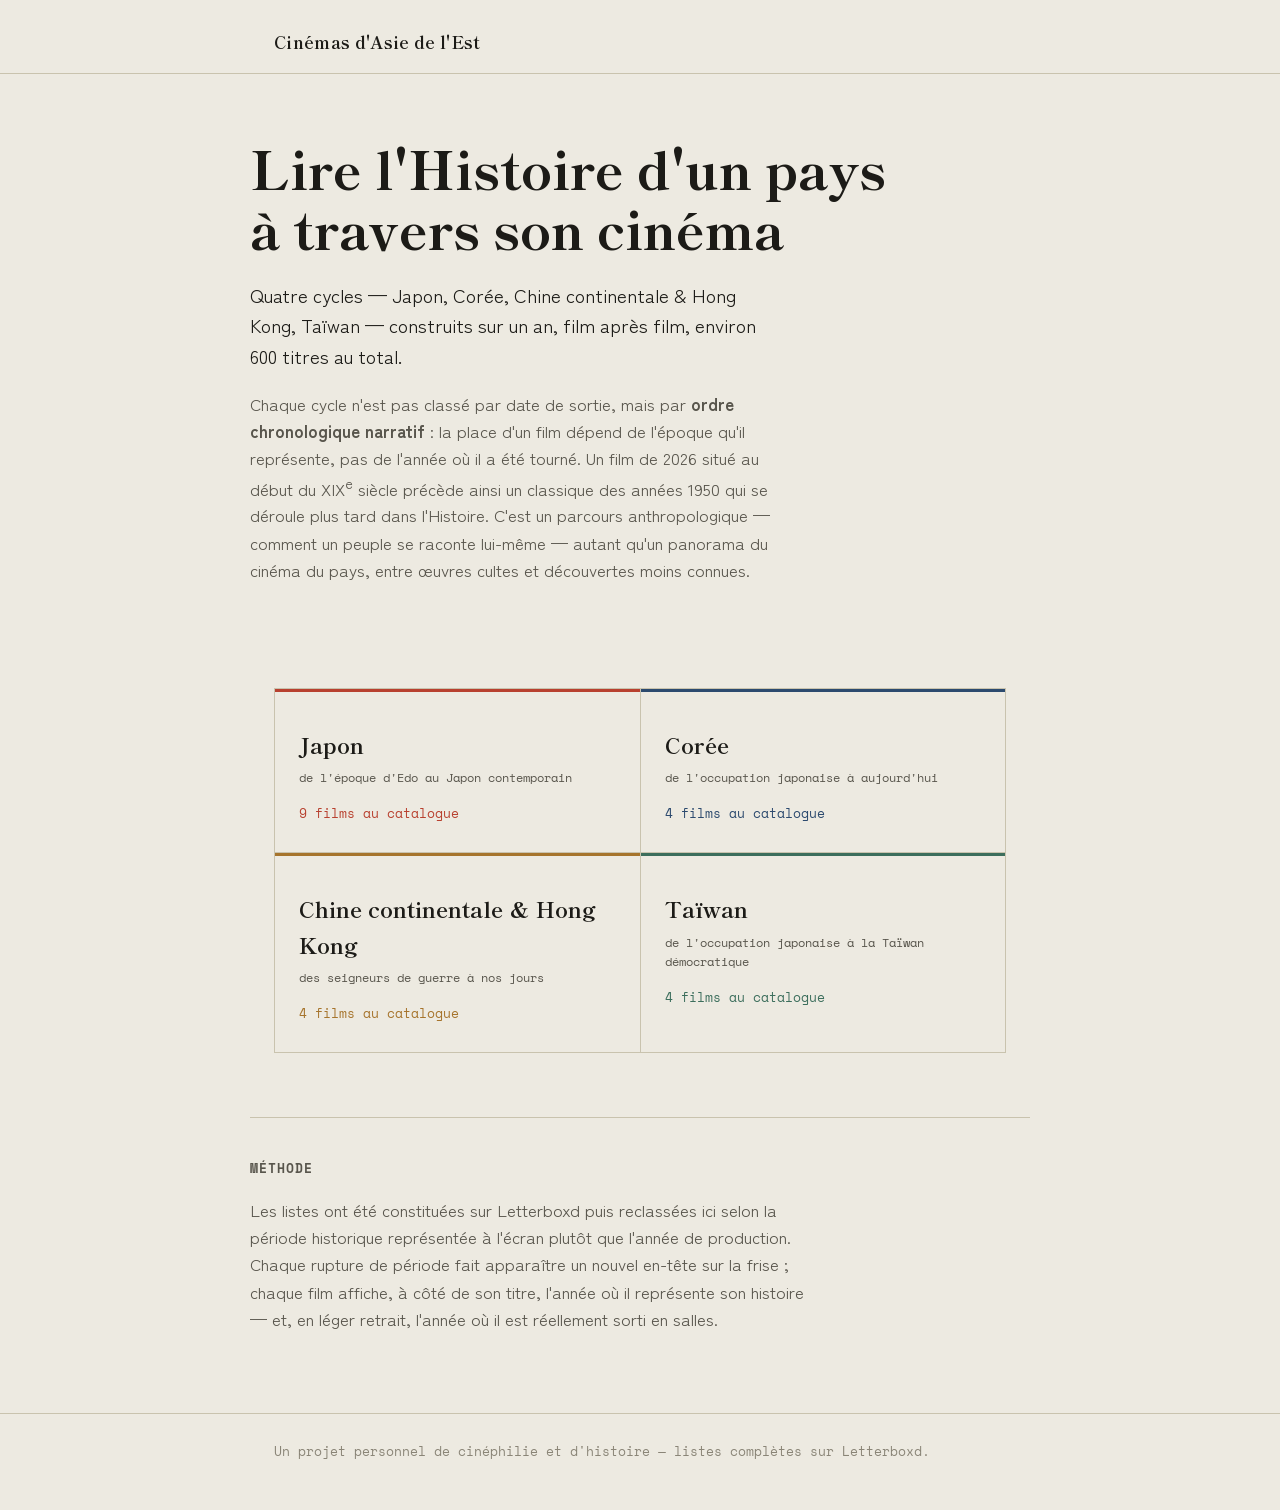
<file: index.html>
<!DOCTYPE html>
<html lang="fr">
<head>
<meta charset="UTF-8">
<meta name="viewport" content="width=device-width, initial-scale=1.0">
<title>Cinémas d'Asie de l'Est, lus par l'Histoire</title>
<link rel="preconnect" href="https://fonts.googleapis.com">
<link rel="preconnect" href="https://fonts.gstatic.com" crossorigin>
<link href="https://fonts.googleapis.com/css2?family=Shippori+Mincho:wght@700;800&family=Zen+Kaku+Gothic+New:wght@400;500;700&family=Space+Mono:wght@400;700&display=swap" rel="stylesheet">
<link rel="stylesheet" href="style.css">
</head>
<body>

<header class="site-header">
  <div class="wrap">
    <span class="brand">Cinémas d'Asie de l'Est</span>
  </div>
</header>

<main>
  <section class="hero wrap">
    <h1>Lire l'Histoire d'un pays<br>à travers son cinéma</h1>
    <p class="lede">Quatre cycles — Japon, Corée, Chine continentale &amp; Hong Kong, Taïwan — construits sur un an, film après film, environ 600 titres au total.</p>
    <p>Chaque cycle n'est pas classé par date de sortie, mais par <strong>ordre chronologique narratif</strong> : la place d'un film dépend de l'époque qu'il représente, pas de l'année où il a été tourné. Un film de 2026 situé au début du XIX<sup>e</sup> siècle précède ainsi un classique des années 1950 qui se déroule plus tard dans l'Histoire. C'est un parcours anthropologique — comment un peuple se raconte lui-même — autant qu'un panorama du cinéma du pays, entre œuvres cultes et découvertes moins connues.</p>
  </section>

  <section class="wrap">
    <div class="cycles-grid">
      <a class="cycle-card" href="japon.html" style="--card-accent:#B8412F">
        <span class="stripe"></span>
        <h2>Japon</h2>
        <span class="span">de l'époque d'Edo au Japon contemporain</span>
        <span class="count" data-count-for="japon">—</span>
      </a>
      <a class="cycle-card" href="coree.html" style="--card-accent:#2C4A6E">
        <span class="stripe"></span>
        <h2>Corée</h2>
        <span class="span">de l'occupation japonaise à aujourd'hui</span>
        <span class="count" data-count-for="coree">—</span>
      </a>
      <a class="cycle-card" href="chine-hongkong.html" style="--card-accent:#A6742C">
        <span class="stripe"></span>
        <h2>Chine continentale &amp; Hong Kong</h2>
        <span class="span">des seigneurs de guerre à nos jours</span>
        <span class="count" data-count-for="chine-hk">—</span>
      </a>
      <a class="cycle-card" href="taiwan.html" style="--card-accent:#3C6E5C">
        <span class="stripe"></span>
        <h2>Taïwan</h2>
        <span class="span">de l'occupation japonaise à la Taïwan démocratique</span>
        <span class="count" data-count-for="taiwan">—</span>
      </a>
    </div>
  </section>

  <section class="method wrap">
    <h3>Méthode</h3>
    <p>Les listes ont été constituées sur Letterboxd puis reclassées ici selon la période historique représentée à l'écran plutôt que l'année de production. Chaque rupture de période fait apparaître un nouvel en-tête sur la frise ; chaque film affiche, à côté de son titre, l'année où il représente son histoire — et, en léger retrait, l'année où il est réellement sorti en salles.</p>
  </section>
</main>

<footer class="site-footer">
  <div class="wrap">Un projet personnel de cinéphilie et d'histoire — listes complètes sur Letterboxd.</div>
</footer>

<script src="data-japon.js"></script>
<script src="data-coree.js"></script>
<script src="data-chine-hk.js"></script>
<script src="data-taiwan.js"></script>
<script src="script.js"></script>
<script>renderCompteurs();</script>
</body>
</html>
</file>
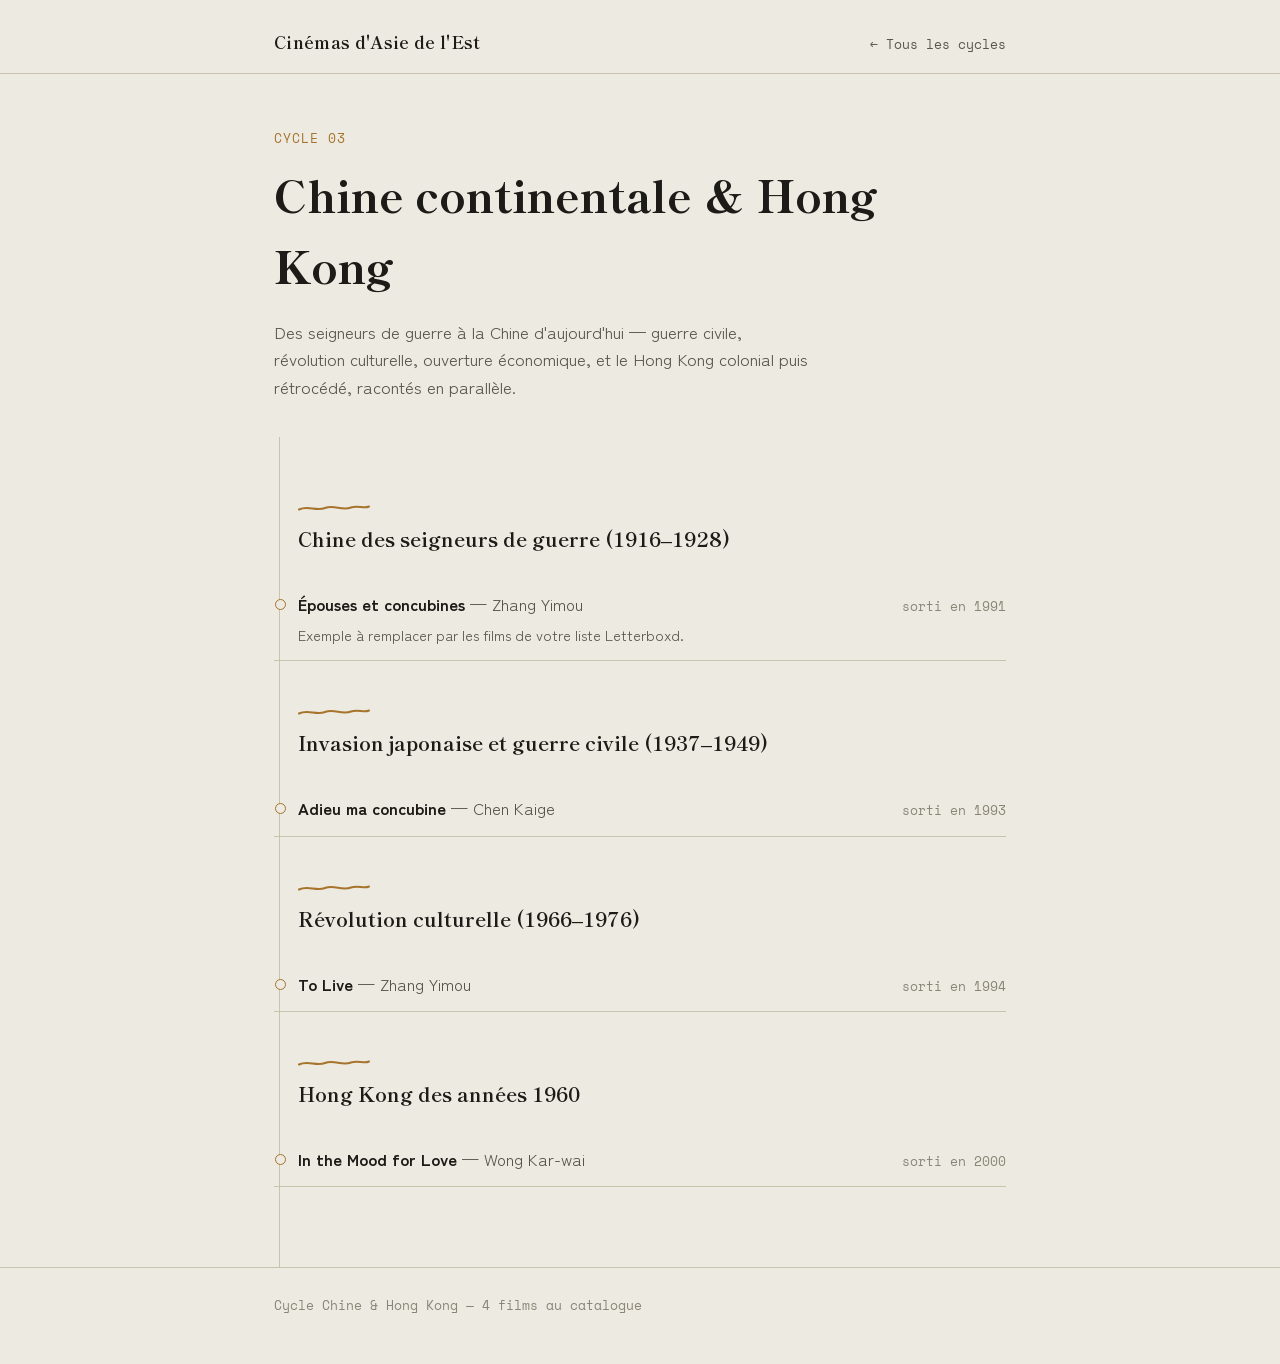
<file: chine-hongkong.html>
<!DOCTYPE html>
<html lang="fr" data-cycle="chine-hk">
<head>
<meta charset="UTF-8">
<meta name="viewport" content="width=device-width, initial-scale=1.0">
<title>Cycle Chine continentale &amp; Hong Kong — Cinémas d'Asie de l'Est</title>
<link rel="preconnect" href="https://fonts.googleapis.com">
<link rel="preconnect" href="https://fonts.gstatic.com" crossorigin>
<link href="https://fonts.googleapis.com/css2?family=Shippori+Mincho:wght@700;800&family=Zen+Kaku+Gothic+New:wght@400;500;700&family=Space+Mono:wght@400;700&display=swap" rel="stylesheet">
<link rel="stylesheet" href="style.css">
</head>
<body>

<header class="site-header">
  <div class="wrap">
    <a class="brand" href="index.html">Cinémas d'Asie de l'Est</a>
    <a class="back-link" href="index.html">← Tous les cycles</a>
  </div>
</header>

<main class="wrap">
  <section class="cycle-hero">
    <span class="eyebrow">Cycle 03</span>
    <h1>Chine continentale &amp; Hong Kong</h1>
    <p>Des seigneurs de guerre à la Chine d'aujourd'hui — guerre civile, révolution culturelle, ouverture économique, et le Hong Kong colonial puis rétrocédé, racontés en parallèle.</p>
  </section>

  <div id="timeline" class="timeline"></div>
</main>

<footer class="site-footer">
  <div class="wrap">Cycle Chine &amp; Hong Kong — <span data-count-for="chine-hk">—</span></div>
</footer>

<script src="data-chine-hk.js"></script>
<script src="script.js"></script>
<script>
  renderCycle(FILMS_CHINE_HK, 'chine-hk');
  renderCompteurs();
</script>
</body>
</html>
</file>
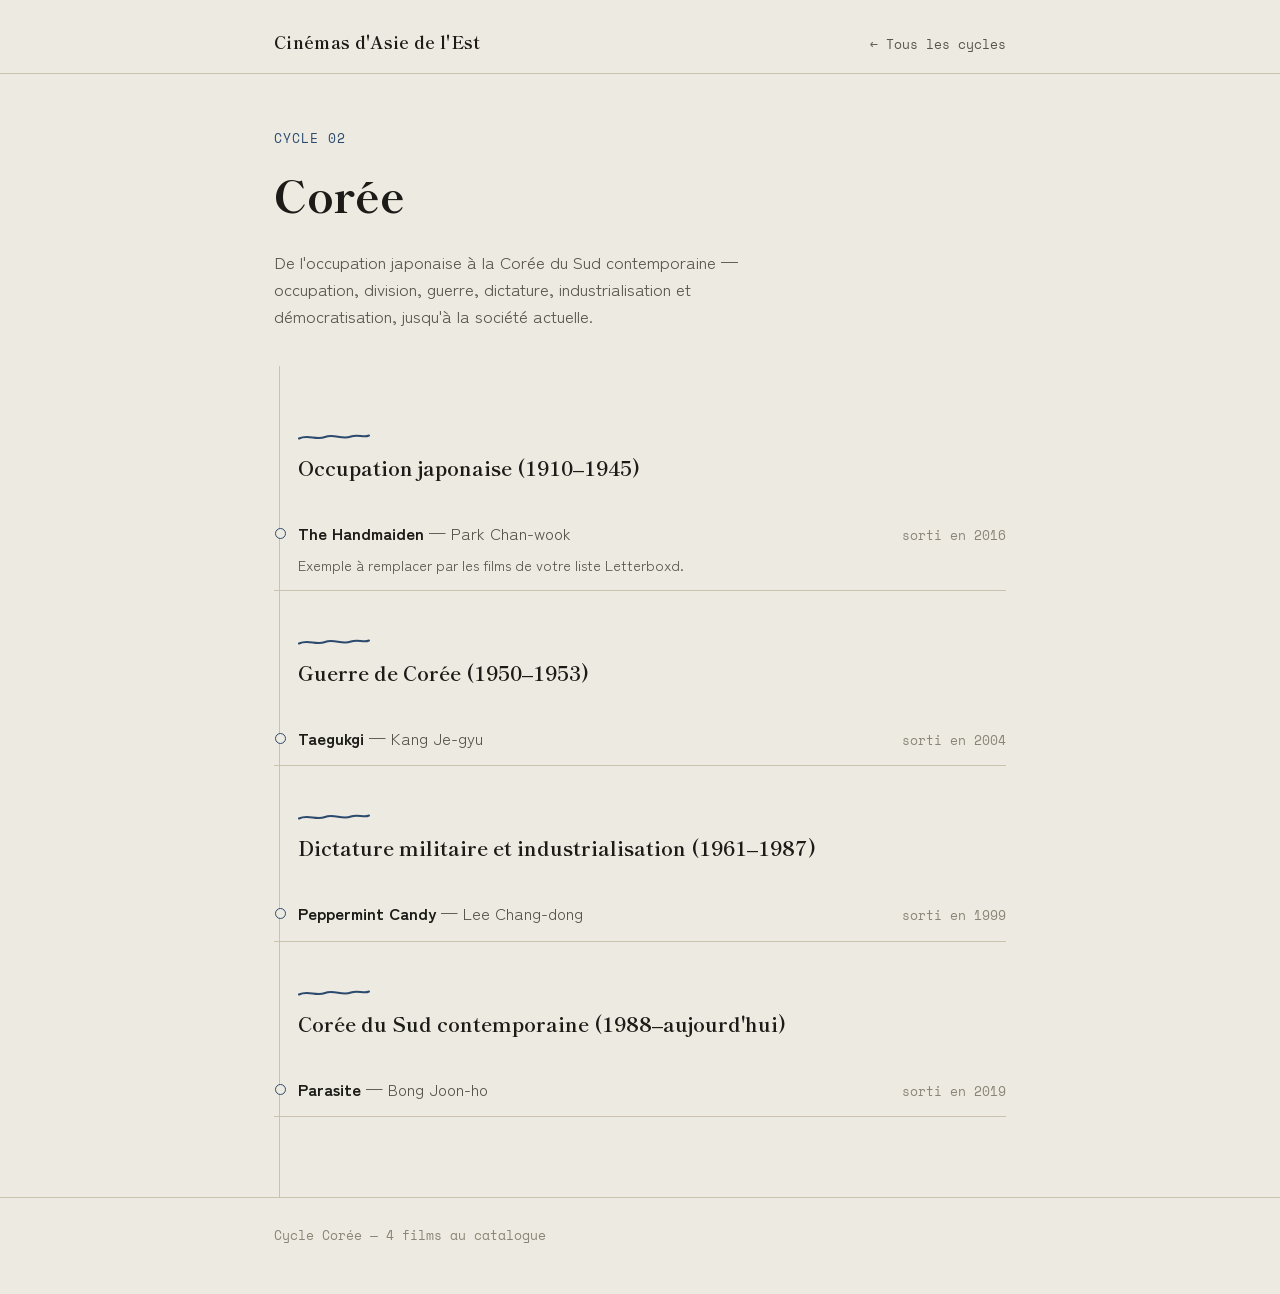
<file: coree.html>
<!DOCTYPE html>
<html lang="fr" data-cycle="coree">
<head>
<meta charset="UTF-8">
<meta name="viewport" content="width=device-width, initial-scale=1.0">
<title>Cycle Corée — Cinémas d'Asie de l'Est</title>
<link rel="preconnect" href="https://fonts.googleapis.com">
<link rel="preconnect" href="https://fonts.gstatic.com" crossorigin>
<link href="https://fonts.googleapis.com/css2?family=Shippori+Mincho:wght@700;800&family=Zen+Kaku+Gothic+New:wght@400;500;700&family=Space+Mono:wght@400;700&display=swap" rel="stylesheet">
<link rel="stylesheet" href="style.css">
</head>
<body>

<header class="site-header">
  <div class="wrap">
    <a class="brand" href="index.html">Cinémas d'Asie de l'Est</a>
    <a class="back-link" href="index.html">← Tous les cycles</a>
  </div>
</header>

<main class="wrap">
  <section class="cycle-hero">
    <span class="eyebrow">Cycle 02</span>
    <h1>Corée</h1>
    <p>De l'occupation japonaise à la Corée du Sud contemporaine — occupation, division, guerre, dictature, industrialisation et démocratisation, jusqu'à la société actuelle.</p>
  </section>

  <div id="timeline" class="timeline"></div>
</main>

<footer class="site-footer">
  <div class="wrap">Cycle Corée — <span data-count-for="coree">—</span></div>
</footer>

<script src="data-coree.js"></script>
<script src="script.js"></script>
<script>
  renderCycle(FILMS_COREE, 'coree');
  renderCompteurs();
</script>
</body>
</html>
</file>
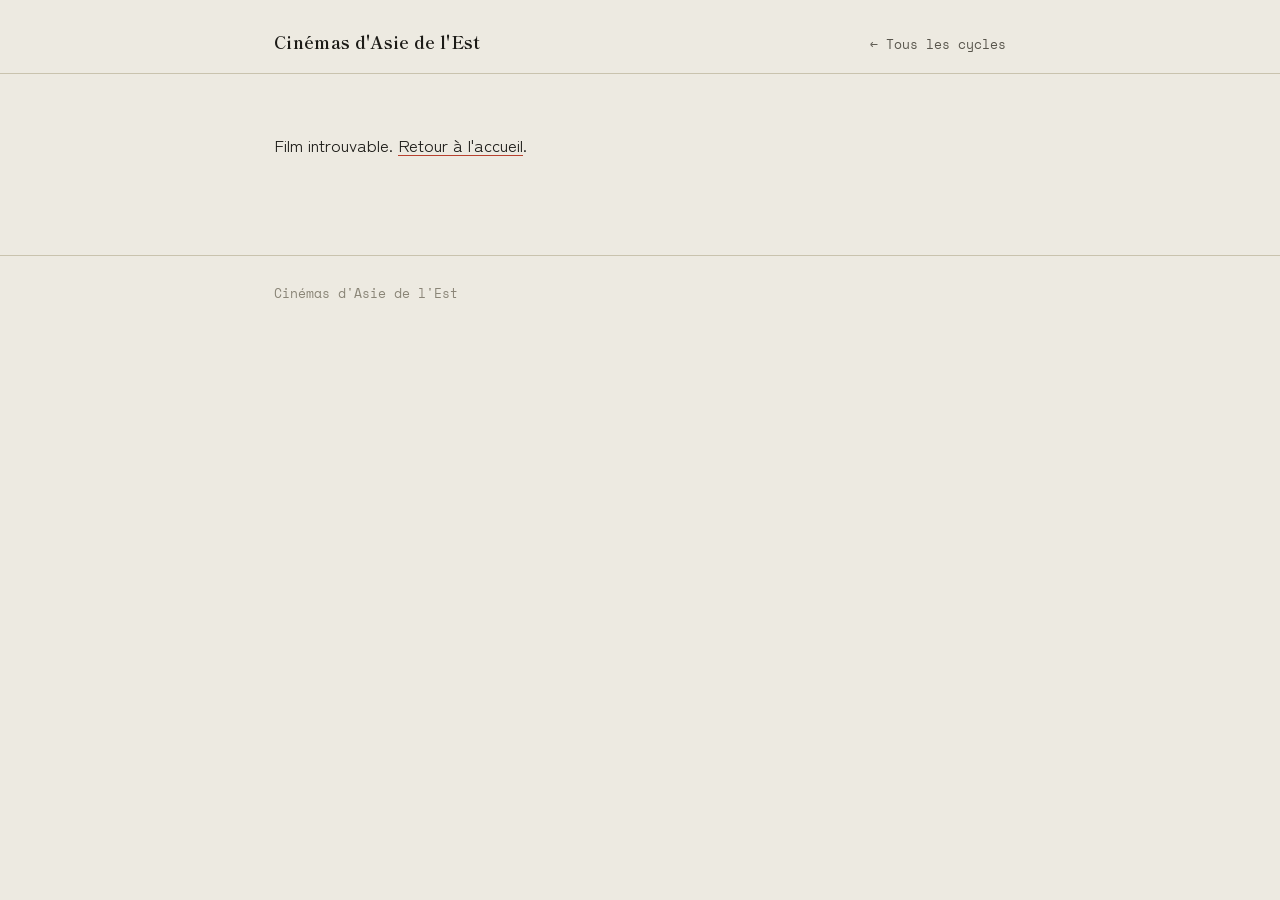
<file: film.html>
<!DOCTYPE html>
<html lang="fr" data-cycle="japon">
<head>
<meta charset="UTF-8">
<meta name="viewport" content="width=device-width, initial-scale=1.0">
<title>Film — Cinémas d'Asie de l'Est</title>
<link rel="preconnect" href="https://fonts.googleapis.com">
<link rel="preconnect" href="https://fonts.gstatic.com" crossorigin>
<link href="https://fonts.googleapis.com/css2?family=Shippori+Mincho:wght@700;800&family=Zen+Kaku+Gothic+New:wght@400;500;700&family=Space+Mono:wght@400;700&display=swap" rel="stylesheet">
<link rel="stylesheet" href="style.css">
</head>
<body>

<header class="site-header">
  <div class="wrap">
    <a class="brand" href="index.html">Cinémas d'Asie de l'Est</a>
    <a class="back-link" href="index.html">← Tous les cycles</a>
  </div>
</header>

<main class="wrap">
  <article id="fiche-film" class="fiche-film"></article>
</main>

<footer class="site-footer">
  <div class="wrap">Cinémas d'Asie de l'Est</div>
</footer>

<script src="data-japon.js"></script>
<script src="data-coree.js"></script>
<script src="data-chine-hk.js"></script>
<script src="data-taiwan.js"></script>
<script src="script.js"></script>
<script>renderFicheFilm();</script>
</body>
</html>
</file>
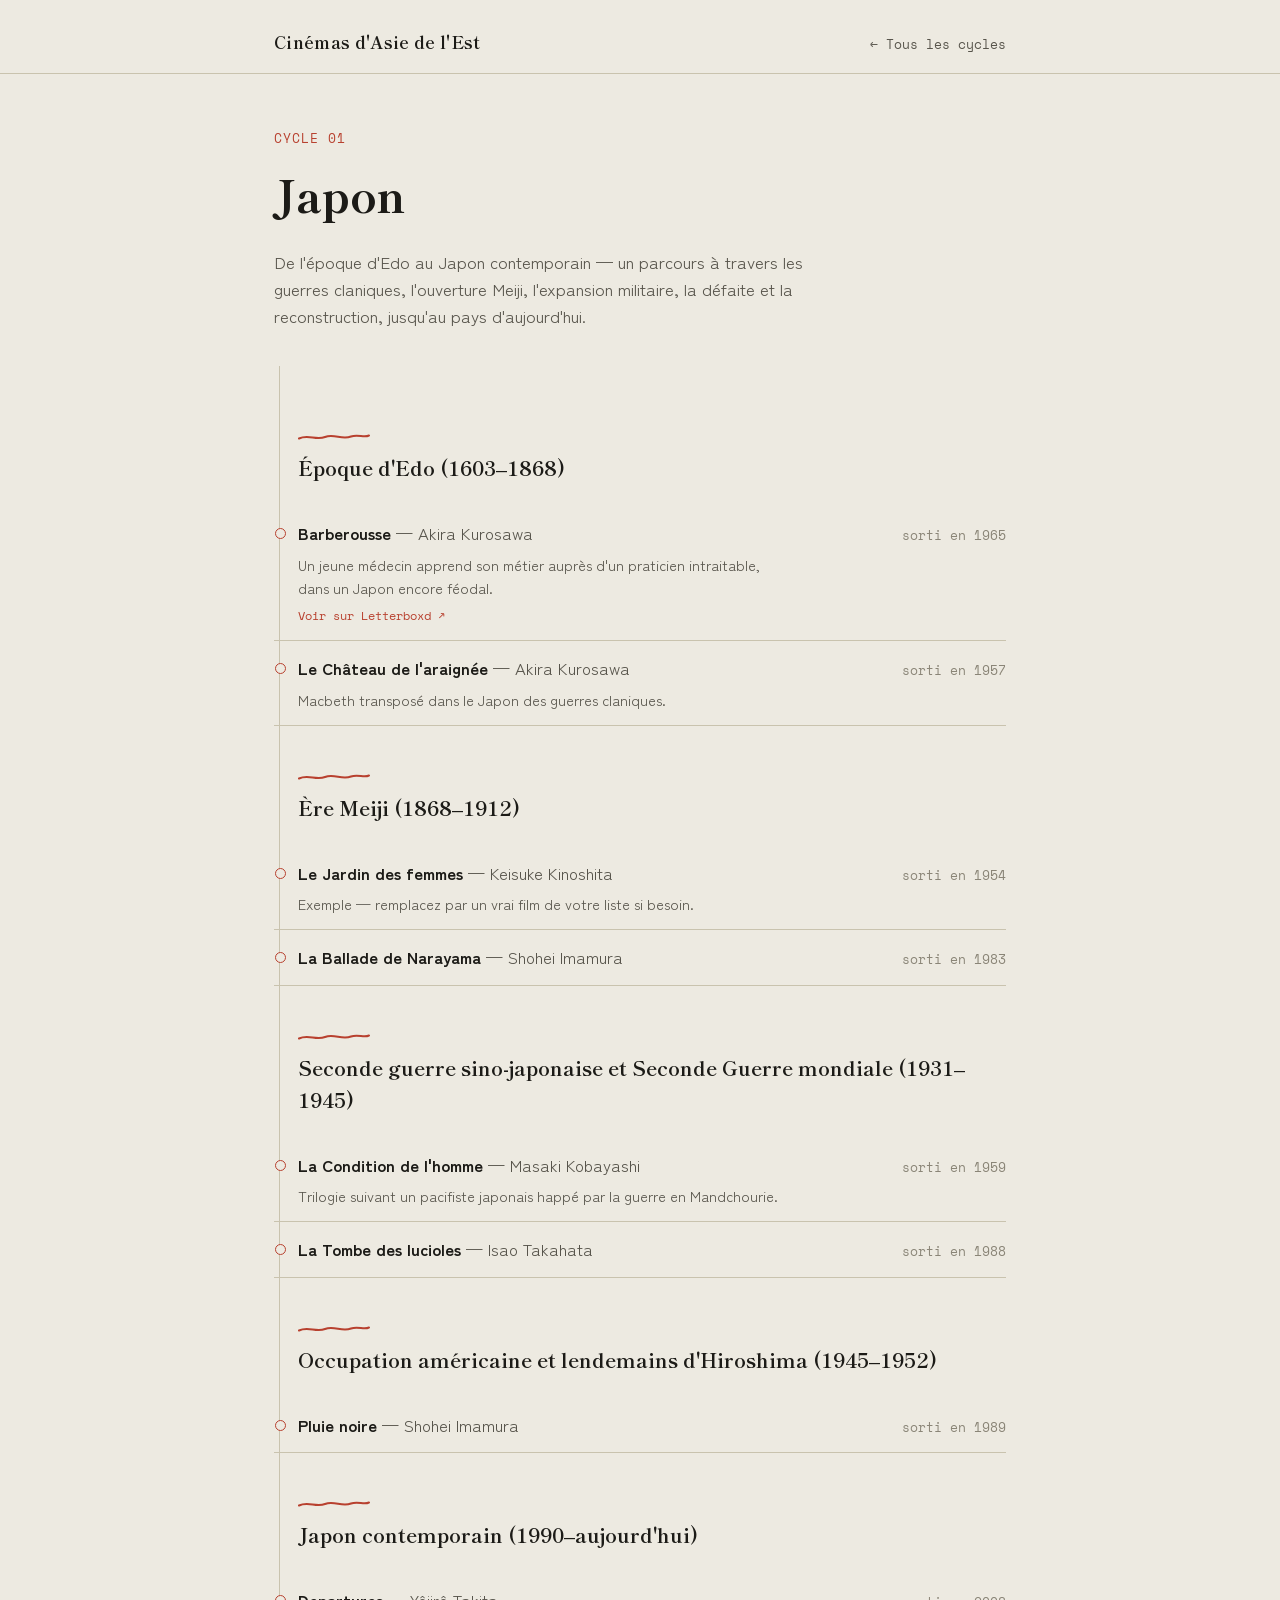
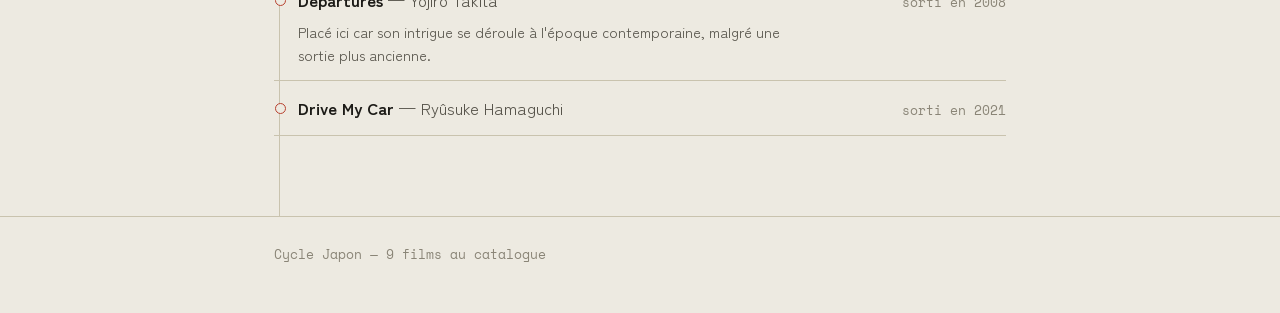
<file: japon.html>
<!DOCTYPE html>
<html lang="fr" data-cycle="japon">
<head>
<meta charset="UTF-8">
<meta name="viewport" content="width=device-width, initial-scale=1.0">
<title>Cycle Japon — Cinémas d'Asie de l'Est</title>
<link rel="preconnect" href="https://fonts.googleapis.com">
<link rel="preconnect" href="https://fonts.gstatic.com" crossorigin>
<link href="https://fonts.googleapis.com/css2?family=Shippori+Mincho:wght@700;800&family=Zen+Kaku+Gothic+New:wght@400;500;700&family=Space+Mono:wght@400;700&display=swap" rel="stylesheet">
<link rel="stylesheet" href="style.css">
</head>
<body>

<header class="site-header">
  <div class="wrap">
    <a class="brand" href="index.html">Cinémas d'Asie de l'Est</a>
    <a class="back-link" href="index.html">← Tous les cycles</a>
  </div>
</header>

<main class="wrap">
  <section class="cycle-hero">
    <span class="eyebrow">Cycle 01</span>
    <h1>Japon</h1>
    <p>De l'époque d'Edo au Japon contemporain — un parcours à travers les guerres claniques, l'ouverture Meiji, l'expansion militaire, la défaite et la reconstruction, jusqu'au pays d'aujourd'hui.</p>
  </section>

  <div id="timeline" class="timeline"></div>
</main>

<footer class="site-footer">
  <div class="wrap">Cycle Japon — <span data-count-for="japon">—</span></div>
</footer>

<script src="data-japon.js"></script>
<script src="script.js"></script>
<script>
  renderCycle(FILMS_JAPON);
  renderCompteurs();
</script>
</body>
</html>
</file>
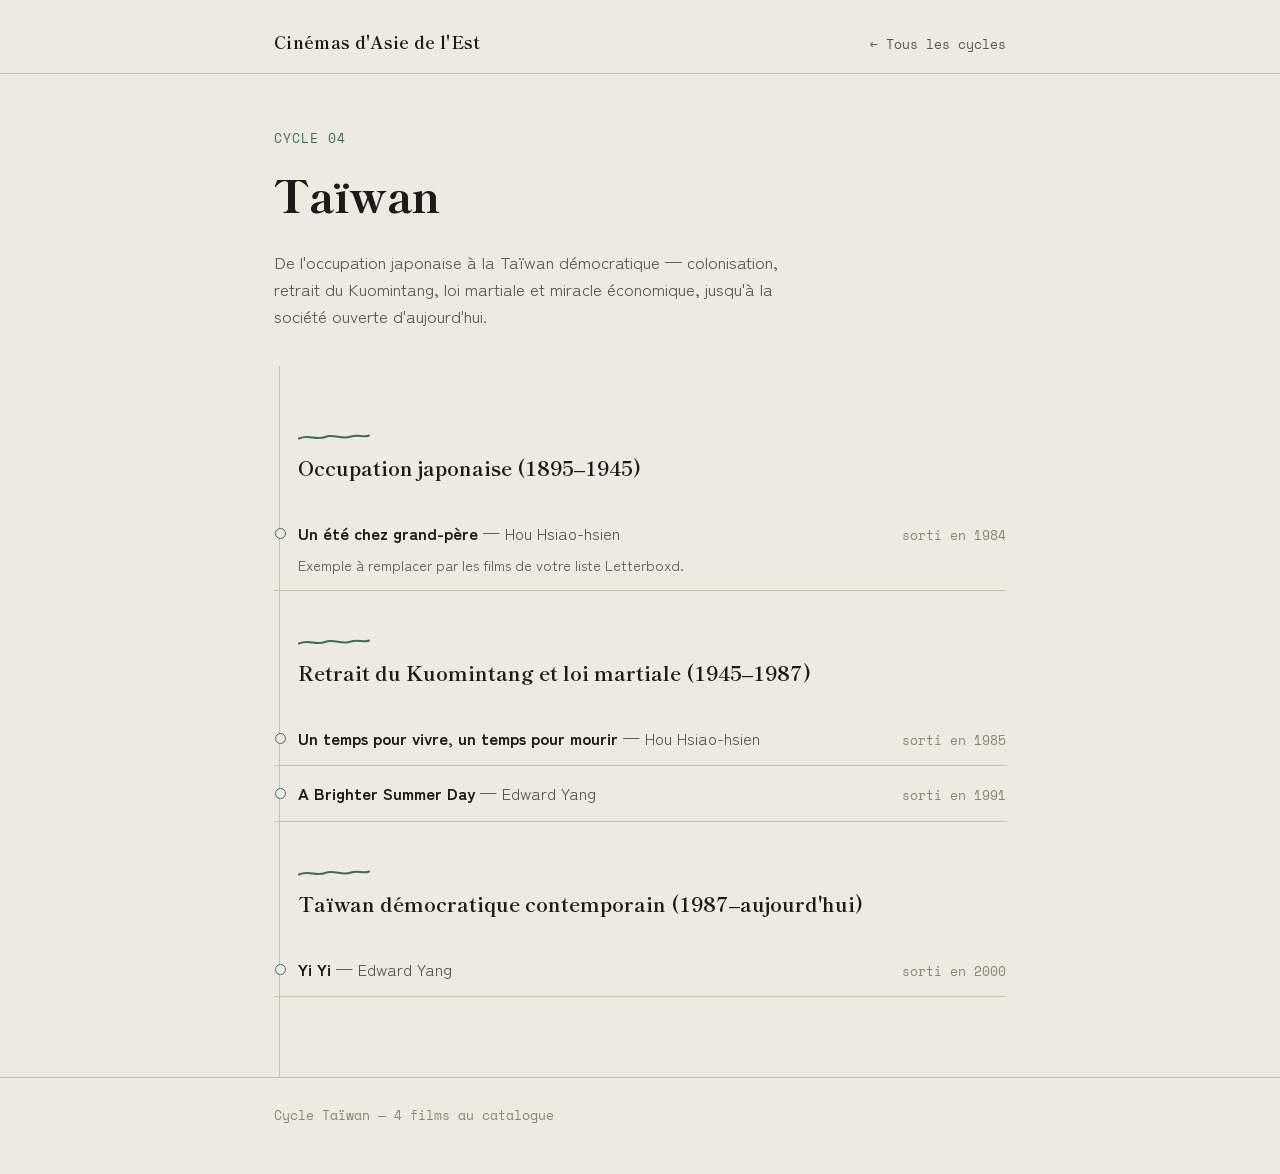
<file: taiwan.html>
<!DOCTYPE html>
<html lang="fr" data-cycle="taiwan">
<head>
<meta charset="UTF-8">
<meta name="viewport" content="width=device-width, initial-scale=1.0">
<title>Cycle Taïwan — Cinémas d'Asie de l'Est</title>
<link rel="preconnect" href="https://fonts.googleapis.com">
<link rel="preconnect" href="https://fonts.gstatic.com" crossorigin>
<link href="https://fonts.googleapis.com/css2?family=Shippori+Mincho:wght@700;800&family=Zen+Kaku+Gothic+New:wght@400;500;700&family=Space+Mono:wght@400;700&display=swap" rel="stylesheet">
<link rel="stylesheet" href="style.css">
</head>
<body>

<header class="site-header">
  <div class="wrap">
    <a class="brand" href="index.html">Cinémas d'Asie de l'Est</a>
    <a class="back-link" href="index.html">← Tous les cycles</a>
  </div>
</header>

<main class="wrap">
  <section class="cycle-hero">
    <span class="eyebrow">Cycle 04</span>
    <h1>Taïwan</h1>
    <p>De l'occupation japonaise à la Taïwan démocratique — colonisation, retrait du Kuomintang, loi martiale et miracle économique, jusqu'à la société ouverte d'aujourd'hui.</p>
  </section>

  <div id="timeline" class="timeline"></div>
</main>

<footer class="site-footer">
  <div class="wrap">Cycle Taïwan — <span data-count-for="taiwan">—</span></div>
</footer>

<script src="data-taiwan.js"></script>
<script src="script.js"></script>
<script>
  renderCycle(FILMS_TAIWAN, 'taiwan');
  renderCompteurs();
</script>
</body>
</html>
</file>
<file: style.css>
/* =========================================================
   Cinémas d'Asie de l'Est — feuille de style partagée
   Système : encre sur papier, une couleur d'accent par cycle
   ========================================================= */

:root {
  --paper: #EDEAE1;
  --paper-deep: #E3DECB;
  --ink: #1C1B17;
  --ink-soft: #58554C;
  --ink-faint: #8A8577;
  --line: #C9C3AE;

  --accent: #B8412F; /* valeur par défaut, écrasée par [data-cycle] */

  --font-display: "Shippori Mincho", serif;
  --font-body: "Zen Kaku Gothic New", "Hiragino Sans", sans-serif;
  --font-mono: "Space Mono", monospace;

  --maxw: 780px;
}

[data-cycle="japon"]   { --accent: #B8412F; }
[data-cycle="coree"]   { --accent: #2C4A6E; }
[data-cycle="chine-hk"]{ --accent: #A6742C; }
[data-cycle="taiwan"]  { --accent: #3C6E5C; }

* { box-sizing: border-box; }

html { scroll-behavior: smooth; }

body {
  margin: 0;
  background: var(--paper);
  color: var(--ink);
  font-family: var(--font-body);
  font-size: 17px;
  line-height: 1.6;
  -webkit-font-smoothing: antialiased;
}

a {
  color: inherit;
  text-decoration-color: var(--accent);
  text-underline-offset: 3px;
}
a:hover { text-decoration-color: var(--ink); }

:focus-visible {
  outline: 2px solid var(--accent);
  outline-offset: 3px;
}

.wrap {
  max-width: var(--maxw);
  margin: 0 auto;
  padding: 0 24px;
}

/* ---------- header ---------- */

.site-header {
  padding: 28px 0 0;
  border-bottom: 1px solid var(--line);
}

.site-header .wrap {
  display: flex;
  align-items: baseline;
  justify-content: space-between;
  padding-bottom: 18px;
  gap: 16px;
  flex-wrap: wrap;
}

.brand {
  font-family: var(--font-display);
  font-size: 17px;
  letter-spacing: 0.02em;
  text-decoration: none;
  font-weight: 700;
}

.back-link {
  font-family: var(--font-mono);
  font-size: 13px;
  text-decoration: none;
  color: var(--ink-soft);
  white-space: nowrap;
}
.back-link:hover { color: var(--ink); }

/* ---------- hero (page d'accueil) ---------- */

.hero {
  padding: 64px 0 48px;
}

.hero h1 {
  font-family: var(--font-display);
  font-weight: 800;
  font-size: clamp(34px, 6vw, 52px);
  line-height: 1.15;
  margin: 0 0 22px;
}

.hero p {
  max-width: 58ch;
  color: var(--ink-soft);
  font-size: 17px;
}

.hero .lede {
  font-size: 19px;
  color: var(--ink);
}

/* ---------- grille des 4 cycles ---------- */

.cycles-grid {
  display: grid;
  grid-template-columns: 1fr 1fr;
  gap: 1px;
  background: var(--line);
  border: 1px solid var(--line);
  margin: 40px 0 64px;
}

.cycle-card {
  background: var(--paper);
  padding: 28px 24px;
  text-decoration: none;
  color: var(--ink);
  position: relative;
  transition: background 0.15s ease;
  display: block;
}

.cycle-card:hover { background: var(--paper-deep); }

.cycle-card .stripe {
  position: absolute;
  top: 0; left: 0;
  width: 100%;
  height: 3px;
  background: var(--card-accent, var(--accent));
}

.cycle-card h2 {
  font-family: var(--font-display);
  font-size: 22px;
  margin: 10px 0 6px;
}

.cycle-card .span {
  font-family: var(--font-mono);
  font-size: 12px;
  color: var(--ink-soft);
  display: block;
  margin-bottom: 10px;
}

.cycle-card .count {
  font-family: var(--font-mono);
  font-size: 13px;
  color: var(--card-accent, var(--accent));
}

@media (max-width: 600px) {
  .cycles-grid { grid-template-columns: 1fr; }
}

/* ---------- méthode (accueil) ---------- */

.method {
  border-top: 1px solid var(--line);
  padding: 40px 0 64px;
}

.method h3 {
  font-family: var(--font-mono);
  font-size: 13px;
  text-transform: uppercase;
  letter-spacing: 0.08em;
  color: var(--ink-soft);
  margin: 0 0 16px;
}

.method p { color: var(--ink-soft); max-width: 62ch; }
.method strong { color: var(--ink); font-weight: 700; }

/* ---------- page cycle : intro ---------- */

.cycle-hero {
  padding: 48px 0 20px;
}

.cycle-hero .eyebrow {
  font-family: var(--font-mono);
  font-size: 13px;
  color: var(--accent);
  text-transform: uppercase;
  letter-spacing: 0.08em;
}

.cycle-hero h1 {
  font-family: var(--font-display);
  font-weight: 800;
  font-size: clamp(30px, 5vw, 44px);
  margin: 10px 0 18px;
}

.cycle-hero p {
  color: var(--ink-soft);
  max-width: 60ch;
}

/* ---------- frise / timeline ---------- */

.timeline {
  position: relative;
  padding: 20px 0 80px;
}

.timeline::before {
  content: "";
  position: absolute;
  left: 5px;
  top: 0;
  bottom: 0;
  width: 1px;
  background: var(--line);
}

.era {
  margin: 46px 0 22px;
  padding-left: 24px;
  position: relative;
}

.era-stroke {
  display: block;
  width: 72px;
  height: 10px;
  margin-bottom: 10px;
  color: var(--accent);
}

.era h2 {
  font-family: var(--font-display);
  font-size: 20px;
  margin: 0;
}

.era .years {
  font-family: var(--font-mono);
  font-size: 12px;
  color: var(--ink-faint);
}

.film {
  position: relative;
  padding: 14px 0 14px 24px;
  border-bottom: 1px solid var(--line);
}

.film::before {
  content: "";
  position: absolute;
  left: 1px;
  top: 22px;
  width: 9px;
  height: 9px;
  border-radius: 50%;
  background: var(--paper);
  border: 1.5px solid var(--accent);
}

.film-row {
  display: flex;
  justify-content: space-between;
  align-items: baseline;
  gap: 16px;
  flex-wrap: wrap;
}

.film h3 {
  font-family: var(--font-body);
  font-weight: 700;
  font-size: 16.5px;
  margin: 0;
}

.film h3 a {
  color: var(--ink);
  text-decoration: none;
  border-bottom: 1px solid transparent;
}
.film h3 a:hover,
.film h3 a:focus-visible {
  border-bottom-color: var(--accent);
}

.film .realisateur {
  color: var(--ink-soft);
  font-weight: 400;
}

.film .sorti {
  font-family: var(--font-mono);
  font-size: 12.5px;
  color: var(--ink-faint);
  white-space: nowrap;
}

.film .note {
  margin: 6px 0 0;
  color: var(--ink-soft);
  font-size: 14.5px;
  max-width: 62ch;
}

.film .lien {
  font-family: var(--font-mono);
  font-size: 11.5px;
  color: var(--accent);
  text-decoration: none;
}

/* ---------- fiche film (film.html) ---------- */

.fiche-film {
  padding: 40px 0 80px;
  max-width: 62ch;
}

.film-back {
  display: inline-block;
  margin-bottom: 22px;
}

.fiche-film .eyebrow {
  font-family: var(--font-mono);
  font-size: 12.5px;
  color: var(--accent);
  text-transform: uppercase;
  letter-spacing: 0.06em;
}

.fiche-film h1 {
  font-family: var(--font-display);
  font-weight: 800;
  font-size: clamp(28px, 5vw, 38px);
  margin: 10px 0 6px;
}

.fiche-film .film-meta {
  font-family: var(--font-mono);
  font-size: 13.5px;
  color: var(--ink-soft);
  margin: 0 0 30px;
}

.fiche-film .critique {
  border-top: 1px solid var(--line);
  padding-top: 26px;
}

.fiche-film .critique p {
  margin: 0 0 18px;
  color: var(--ink);
  font-size: 16px;
}

.fiche-film .critique .note {
  color: var(--ink-soft);
  font-style: italic;
}

.fiche-film .lien {
  display: inline-block;
  margin-top: 12px;
  font-family: var(--font-mono);
  font-size: 12.5px;
  color: var(--accent);
  text-decoration: none;
}

/* ---------- footer ---------- */

.site-footer {
  border-top: 1px solid var(--line);
  padding: 28px 0 48px;
  font-family: var(--font-mono);
  font-size: 12.5px;
  color: var(--ink-faint);
}

/* ---------- accessibilité : mouvement réduit ---------- */

@media (prefers-reduced-motion: reduce) {
  html { scroll-behavior: auto; }
  * { transition: none !important; }
}
</file>
